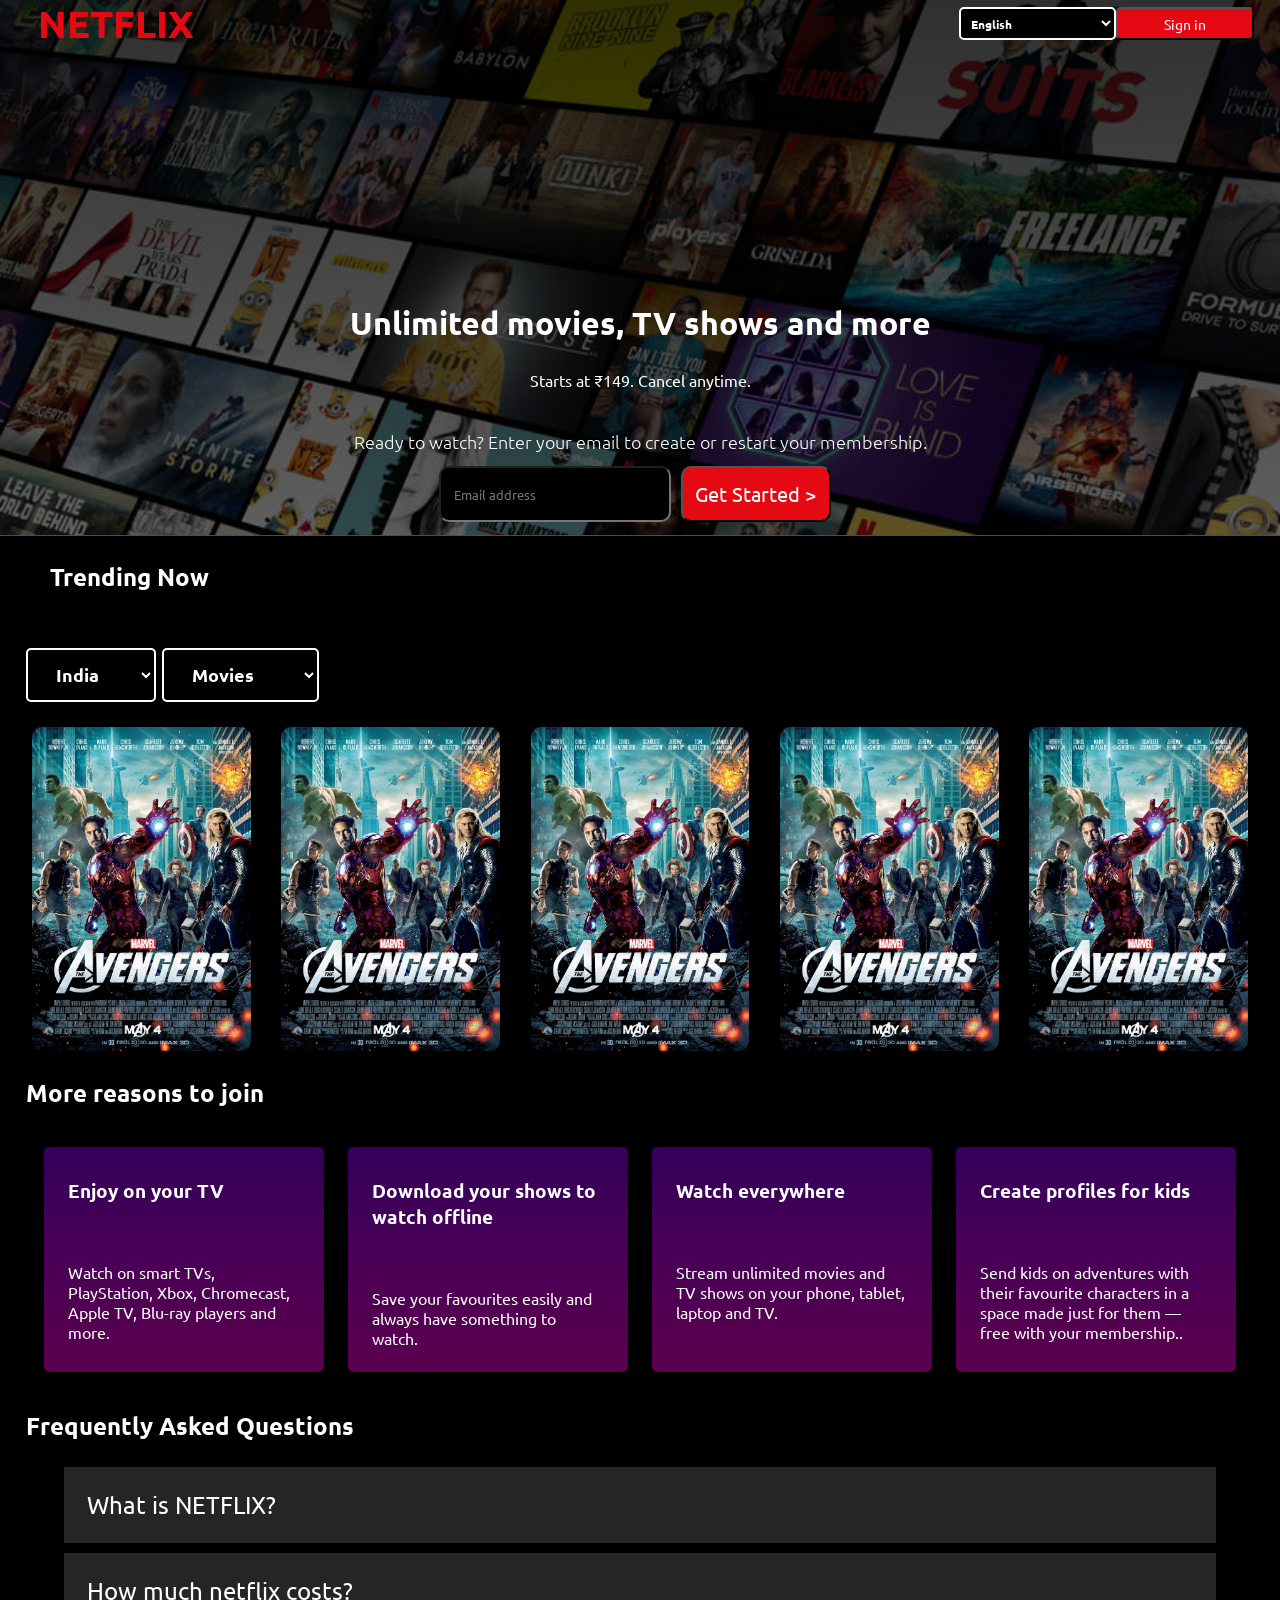
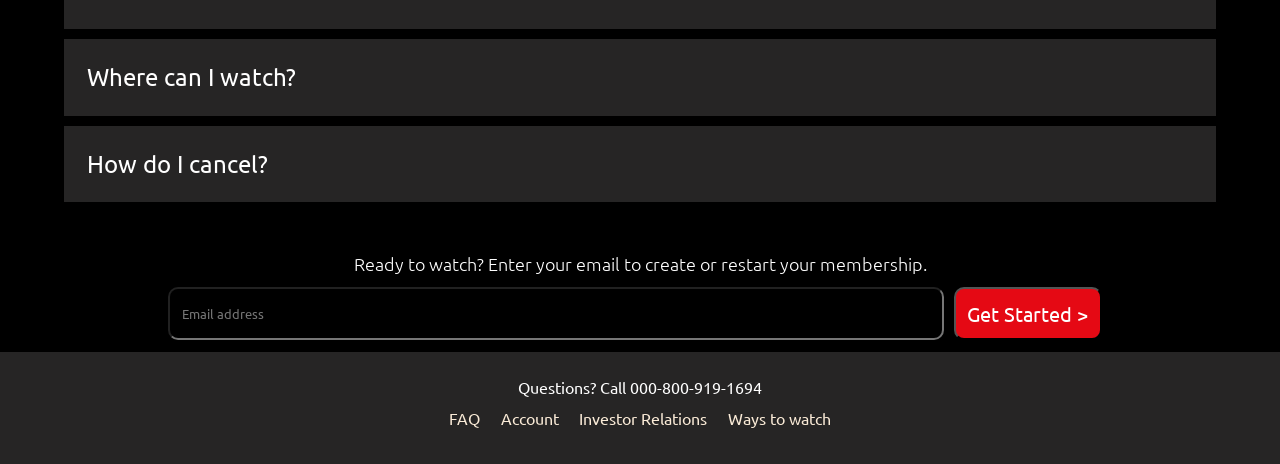
<file: index.html>
<!DOCTYPE html>
<html lang="en">

<head>
    <meta charset="UTF-8">
    <meta name="viewport" content="width=device-width, initial-scale=1.0">
    <title>Netflix India - Watch TV Shows and Movies</title>
    <link rel="stylesheet" href="./styles.css">
    <link rel="preconnect" href="https://fonts.googleapis.com">
    <link rel="preconnect" href="https://fonts.gstatic.com" crossorigin>
    <link
        href="https://fonts.googleapis.com/css2?family=Ubuntu:ital,wght@0,300;0,400;0,500;0,700;1,300;1,400;1,500;1,700&display=swap"
        rel="stylesheet">
</head>

<body>
    <header>
        <div class="navbar">
            <div class="logo">
                <h1>NETFLIX</h1>
            </div>
            <div class="language">
                <select name="English" id="">
                    <option value="English">English</option>
                    <option value="Hindi">Hindi</option>
                </select>
                <button id="login">Sign in</button>
            </div>

        </div>
        <h2>Unlimited movies, TV shows and more</h2>
        <p>Starts at ₹149. Cancel anytime.</p><br><br>
        <h3>Ready to watch? Enter your email to create or restart your membership.
        </h3>
        <div class="email">
            <input type="email" placeholder="Email address">
            <button id="getstarted">Get Started ></button>
        </div>
    </header>
    <main>
        <div id="trending">
            <h4>
                Trending Now
            </h4>
            <br>
            <select name="country" class="movies">India
                <option value="India">India</option>
                <option value="global">Global</option>
            </select>
            <select name="country" class="movies">India
                <option value="movies">Movies</option>
                <option value="tv">TV Shows</option>
            </select>
        </div>
        <div id="movies-chart">
            <img src="./images/aven.jpg" alt="" class="poster">
            <img src="./images/aven.jpg" alt="" class="poster">
            <img src="./images/aven.jpg" alt="" class="poster">
            <img src="./images/aven.jpg" alt="" class="poster">
            <img src="./images/aven.jpg" alt="" class="poster">
        </div>


        <h4>
            More reasons to join
        </h4>
        <div id="reasons">
            <div>
                <h5>Enjoy on your TV</h5>
                <p>Watch on smart TVs, PlayStation, Xbox, Chromecast, Apple TV, Blu-ray players and more.</p>

            </div>
            <div>
                <h5>Download your shows to watch offline</h5>
                <p>Save your favourites easily and always have something to watch.</p>

            </div>
            <div>
                <h5>Watch everywhere</h5>
                <p>Stream unlimited movies and TV shows on your phone, tablet, laptop and TV.</p>

            </div>
            <div>
                <h5>Create profiles for kids</h5>
                <p>Send kids on adventures with their favourite characters in a space made just for them — free with
                    your membership..</p>

            </div>
        </div>
        <h4>Frequently Asked Questions</h4>
        <div class="collapsible-menu">
            <div class="menu-item">
                <button class="menu-header">What is NETFLIX?</button>
                <div class="menu-content">
                    <p>TNetflix is a streaming service that offers a wide variety of award-winning TV shows, movies,
                        anime, documentaries and more – on thousands of internet-connected devices.</p>
                    <p>You can watch as much as you want, whenever you want, without a single ad – all for one low
                        monthly price. There's always something new to discover, and new TV shows and movies are added
                        every week!</p>
                </div>
            </div>

            <div class="menu-item">
                <button class="menu-header">How much netflix costs?</button>
                <div class="menu-content">
                    <p>Watch Netflix on your smartphone, tablet, Smart TV, laptop, or streaming device, all for one
                        fixed monthly fee. Plans range from ₹149 to ₹649 a month. No extra costs, no contracts.</p>
                </div>
            </div>

            <div class="menu-item">
                <button class="menu-header">Where can I watch?</button>
                <div class="menu-content">
                    <p>Watch anywhere, anytime. Sign in with your Netflix account to watch instantly on the web at
                        netflix.com from your personal computer or on any internet-connected device that offers the
                        Netflix app, including smart TVs, smartphones, tablets, streaming media players and game
                        consoles.</p>
                    <p>You can also download your favourite shows with the iOS or Android app. Use downloads to watch
                        while you're on the go and without an internet connection. Take Netflix with you anywhere.</p>
                </div>

            </div>
            <div class="menu-item">
                <button class="menu-header">How do I cancel?</button>
                <div class="menu-content">
                    <p>Netflix is flexible. There are no annoying contracts and no commitments. You can easily cancel
                        your account online in two clicks. There are no cancellation fees – start or stop your account
                        anytime.</p>
                </div>


            </div>
            <br><br>
            <h3>Ready to watch? Enter your email to create or restart your membership.</h3>
            <div class="email email2">
                <input type="email" placeholder="Email address">
                <button id="getstarted">Get Started ></button>
            </div>
    </main>
    <footer>
        <p>Questions? Call 000-800-919-1694</p>
        <ul>
            <li> FAQ </li>
            <li>Account</li>
            <li>Investor Relations</li>
            <li>Ways to watch</li>
        </ul>
    </footer>
    <script src="./index.js"></script>
</body>

</html>
</file>
<file: styles.css>
* {
    margin: 0;
    padding: 0;
    font-family: "Ubuntu", sans-serif;
}

body {
    background-color: rgb(0, 0, 0);
    width: 100%;
}

header {
    /* height: 100%; */
    margin: 0;
    background: linear-gradient(rgba(0, 0, 0, 0.751), rgba(0, 0, 0, .5)),
        url("./images/back.jpg");
    background-repeat: no-repeat;
    background-size: 100%;
    border-bottom: 1px solid red;

}


h1 {
    color: rgb(229, 9, 20);
    font-weight: 700;
    font-style: normal;
}

.logo {
    flex-grow: 1;
    font-size: 120%;
    margin-left: 3%;
}

.navbar {
    display: flex;
    align-items: center;
    justify-content: space-evenly;
}

.language {
    flex-grow: 0.25;
    display: flex;
    justify-content: flex-end;
    padding: 0 2%;

}

select {
    flex-grow: 1;
    font-weight: bolder;
    background-color: black;
    color: white;
    padding: 1% 2%;
    font-size: 75%;
    border-radius: 5px;
    border: 2px solid white;
}

#login {
    flex-grow: 1;
    background-color: rgb(229, 9, 20);
    color: white;
    border-radius: 5px;
    font-size: 85%;
    /* margin-left: 5%; */
    padding: 2%;
}

h2 {
    color: white;
    display: flex;
    justify-content: center;
    width: 80%;
    margin: 20% auto 2%;
    text-align: center;
    font-size: 200%;
}

p {
    color: white;
    display: flex;
    justify-content: center;
    font-size: 1rem;

}

h3 {
    color: white;
    text-align: center;
    width: 80%;
    margin: 0 auto;
    display: flex;
    justify-content: center;
    font-size: 2vh;
    font-weight: 100;
}

.email {
    display: flex;
    /* width: 50%; */
    /* height: 25%; */
    /* border: 1px solid red; */
    justify-content: center;
    margin: 1% auto;
    height: 8%;
}

input {
    background-color: black;
    padding: 1%;
    border-radius: 10px;
}

#getstarted {
    background-color: rgb(229, 9, 20);
    /* width: 40%; */
    padding: 1%;
    display: flex;
    align-items: center;
    justify-content: center;
    color: white;
    font-size: 125%;
    border-radius: 10px;
    margin: 0 10px 0;
}

#trending,
h4 {
    color: white;
    font-size: 1.5rem;
    margin: 2%;
}


#movies-chart {
    margin-top: 1%;
    width: 95%;
    margin: 1% auto 0;
    display: flex;
    flex-wrap: wrap;
    /* border: 2px solid red; */
    justify-content: space-between;
}

.poster {
    width: 18%;
    border-radius: 10px;
}

#reasons {
    display: flex;
    flex-direction: row;
    width: 95%;
    margin: 0 auto;
}

#reasons div {
    /* height: 1000%; */
    width: 25%;
    /* background-color: rgba(75, 0, 128, 0.716); */
    background: linear-gradient(rgba(75, 0, 128, 0.716), rgba(128, 0, 109, 0.716));
    color: white;
    border-radius: 5px;
    margin: 1%;
    padding: 2%;
}

#reasons div h5 {
    margin-top: 3%;
    font-size: 120%;
    margin-bottom: 25%;
}

.collapsible-menu {
    width: 90%;
    margin: 0 auto;
}

.menu-item {
    margin-bottom: 10px;
}

.menu-header {
    width: 100%;
    padding: 2%;
    background-color: rgb(38, 37, 37);
    color: white;
    border: none;
    cursor: pointer;
    text-align: left;
    font-size: 150%;
}

.menu-header:focus {
    outline: none;
}

.menu-content {
    padding: 0 10px;
    max-height: 0;
    overflow: hidden;
    transition: max-height 0.3s ease-out;
    background-color: rgb(38, 37, 37);
}

.menu-content p {
    margin: 2%;
    font-size: 125%;
    text-align: left;
}

.email2 {
    justify-content: center;
}

.email2 input {
    width: 65%;
}

ul {
    display: flex;
    flex-direction: row;
    justify-content: center;
    width: 85%;
    margin: 0 auto;
}

ul li {
    color: antiquewhite;
    margin: 1%;
    list-style: none;
}

footer {
    background-color: rgb(38, 37, 37);
    padding: 2%;
}

@media(max-width:900px) {
    .movies {
        display: flex;
        flex-direction: column;
        width: 100%;
        margin-bottom: 2%;
        padding: 1.5%;
        font-size: 70%;
    }

    #reasons {
        display: flexbox;
        flex-direction: row;
        flex-wrap: wrap;
        width: 90%;
    }

    #reasons div {
        width: 40%;
    }

    ul {
        flex-direction: row;
        width: 100%;
        margin: 2% auto;

    }



}

@media(max-width:600px) {
    .email {
        display: flex;
        flex-direction: column;
        /* margin: auto 25%; */
        height: fit-content;
    }

    input {
        color: white;
        width: 80%;
        margin: 1% auto;
        padding: 3.5% 1%;
    }

    #getstarted {
        width: 40%;
        margin: 0 auto;
        padding: 3.5% 1%;
    }

    header {
        background-size: 100vh;
        background-repeat: repeat-y;
    }

    #movies-chart {
        flex-wrap: wrap;
    }

    #reasons div {
        display: flex;
        flex-direction: column;
        flex-wrap: nowrap;
        width: 100%;
    }
}
</file>
